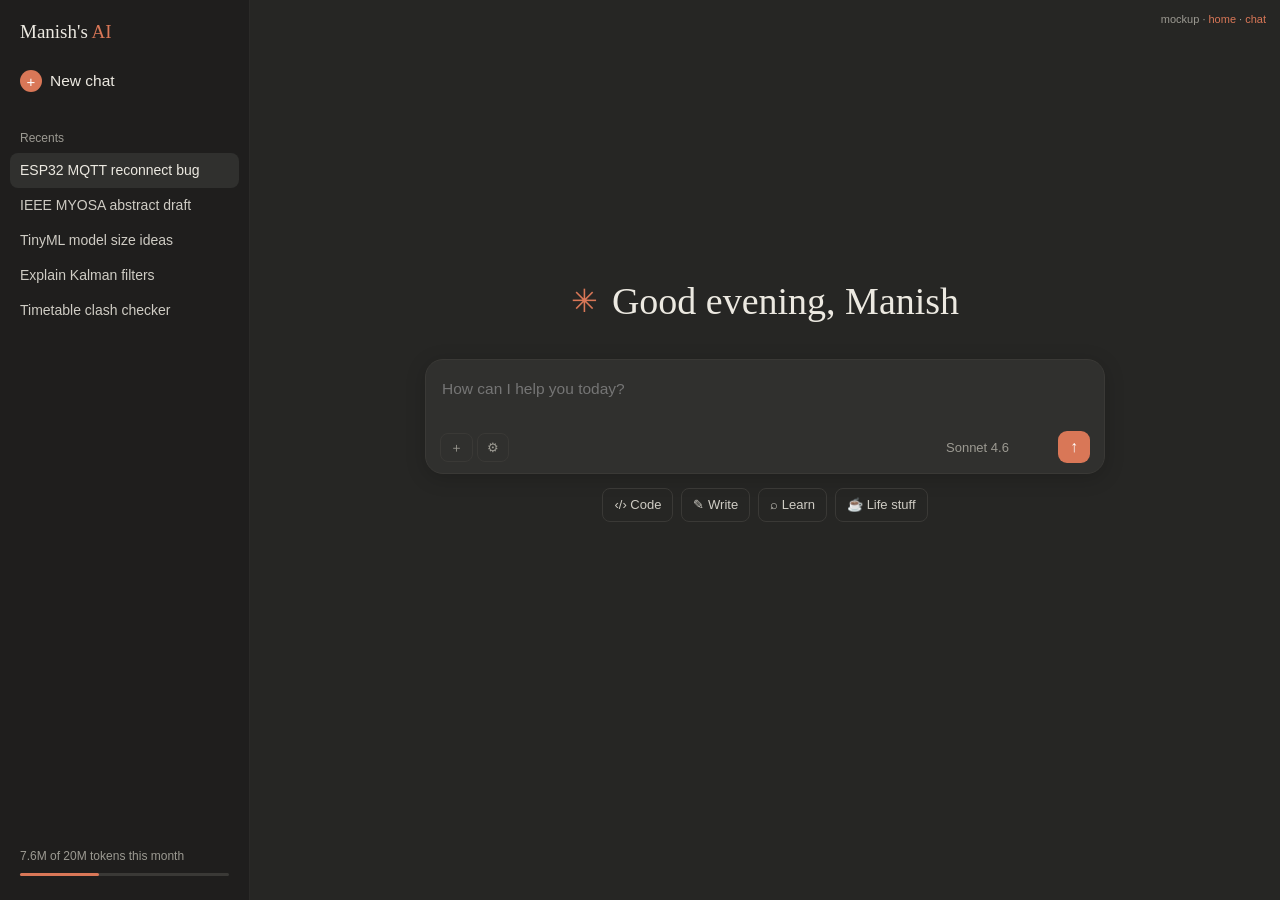
<file: _old-web-mockup/index.html>
<!doctype html>
<html lang="en">
<head>
<meta charset="utf-8">
<title>Personal AI — mockup</title>
<meta name="viewport" content="width=device-width, initial-scale=1">
<style>
  :root {
    --bg: #262624; --side: #1f1e1d; --soft: #30302e; --line: #3a3936;
    --text: #ece9e1; --muted: #9c9a92; --accent: #d97757;
    --serif: "Tiempos Headline", "Iowan Old Style", Georgia, serif;
  }
  * { box-sizing: border-box; }
  body { margin: 0; height: 100vh; display: flex; background: var(--bg); color: var(--text);
         font: 15.5px/1.65 -apple-system, "SF Pro Text", Inter, sans-serif; }
  button, select, textarea { font: inherit; color: inherit; }

  /* sidebar */
  aside { width: 250px; background: var(--side); display: flex; flex-direction: column; padding: 14px 10px; border-right: 1px solid #2b2a28; }
  .brand { font-family: var(--serif); font-size: 19px; padding: 2px 10px 14px; }
  .brand b { color: var(--accent); font-weight: 400; }
  .new { display: flex; align-items: center; gap: 8px; text-align: left; padding: 7px 10px; border-radius: 8px; border: 0; background: none; cursor: pointer; }
  .new i { width: 22px; height: 22px; border-radius: 50%; background: var(--accent); color: #fff; display: grid; place-items: center; font-style: normal; font-size: 15px; }
  .new:hover { background: var(--soft); }
  .list { flex: 1; overflow: auto; margin-top: 14px; }
  .when { font-size: 12px; color: var(--muted); margin: 14px 10px 4px; }
  .chat { padding: 6px 10px; border-radius: 8px; cursor: pointer; font-size: 14px; white-space: nowrap; overflow: hidden; text-overflow: ellipsis; color: #cfccc4; }
  .chat:hover, .chat.on { background: var(--soft); color: var(--text); }
  .foot { padding: 10px; font-size: 12px; color: var(--muted); }
  .bar { height: 3px; background: var(--line); border-radius: 2px; margin-top: 6px; }
  .bar i { display: block; height: 100%; width: 38%; background: var(--accent); border-radius: 2px; }

  /* main */
  main { flex: 1; display: flex; flex-direction: column; min-width: 0; }
  .view { display: none; flex: 1; flex-direction: column; min-height: 0; }
  .view.on { display: flex; }

  /* empty / home */
  #home { justify-content: center; align-items: center; padding-bottom: 12vh; }
  .hello { font-family: var(--serif); font-size: 38px; font-weight: 400; margin: 0 0 26px; display: flex; align-items: center; gap: 14px; }
  .spark { color: var(--accent); font-size: 32px; }
  #home .box { width: min(680px, 90%); }
  .chips { display: flex; gap: 8px; margin-top: 14px; justify-content: center; flex-wrap: wrap; }
  .chips span { border: 1px solid var(--line); border-radius: 8px; padding: 5px 11px; font-size: 13px; color: #cfccc4; cursor: pointer; }
  .chips span:hover { background: var(--soft); }

  /* conversation */
  .msgs { flex: 1; overflow: auto; padding: 36px 0 20px; }
  .msg { max-width: 720px; margin: 0 auto 26px; padding: 0 24px; }
  .user { display: flex; justify-content: flex-end; }
  .user div { background: #141413; padding: 9px 15px; border-radius: 14px; max-width: 80%; }
  .ai { font-family: var(--serif); font-size: 16.5px; }
  .ai p { margin: 0 0 12px; }
  .by { font-family: -apple-system, sans-serif; font-size: 12px; color: var(--muted); display: flex; gap: 14px; }
  .by span { cursor: pointer; }
  code { font-family: "SF Mono", Menlo, monospace; font-size: 13px; background: var(--soft); padding: 1px 5px; border-radius: 4px; }
  .code { background: #1a1a19; border: 1px solid var(--line); border-radius: 10px; margin: 12px 0; overflow: hidden; font-family: -apple-system, sans-serif; }
  .code .top { display: flex; justify-content: space-between; padding: 6px 12px; font-size: 12px; color: var(--muted); border-bottom: 1px solid var(--line); }
  .code .top span:last-child { cursor: pointer; }
  .code pre { margin: 0; padding: 12px 14px; overflow: auto; font: 13px/1.6 "SF Mono", Menlo, monospace; }
  .k { color: #d9a07a; } .f { color: #9fb8e0; } .s { color: #b5c98e; } .c { color: #75736c; }
  .composer { padding: 0 24px 22px; }
  .composer .box { max-width: 720px; margin: 0 auto; }

  /* input box */
  .box { background: #30302e; border: 1px solid var(--line); border-radius: 18px; padding: 14px 14px 10px; box-shadow: 0 4px 20px rgba(0,0,0,.18); }
  .box textarea { width: 100%; height: 50px; background: none; border: 0; outline: none; resize: none; }
  .row { display: flex; align-items: center; gap: 4px; position: relative; }
  .ghost { background: none; border: 1px solid var(--line); color: var(--muted); padding: 3px 9px; border-radius: 8px; cursor: pointer; font-size: 13px; }
  .ghost:hover { background: var(--soft); color: var(--text); }
  select.ghost { appearance: none; border: 0; margin-left: auto; }
  .send { width: 32px; height: 32px; border-radius: 9px; border: 0; background: var(--accent); color: #fff; cursor: pointer; font-size: 16px; }

  .pop { display: none; position: absolute; bottom: 44px; left: 0; width: 290px; background: var(--side); border: 1px solid var(--line);
         border-radius: 12px; padding: 14px; box-shadow: 0 10px 30px rgba(0,0,0,.45); font-size: 13px; z-index: 5; }
  .pop.on { display: block; }
  .pop label { display: flex; justify-content: space-between; color: var(--muted); margin: 10px 0 4px; }
  .pop label:first-child { margin-top: 0; }
  .pop input[type=range] { width: 100%; accent-color: var(--accent); }
  .pop textarea { width: 100%; height: 60px; background: var(--bg); border: 1px solid var(--line); border-radius: 8px; padding: 6px 8px; resize: none; }

  .note { position: fixed; top: 10px; right: 14px; font-size: 11px; color: var(--muted); }
  .note a { color: var(--accent); cursor: pointer; }
</style>
</head>
<body>

<aside>
  <div class="brand">Manish's <b>AI</b></div>
  <button class="new" onclick="show('home')"><i>+</i> New chat</button>
  <div class="list">
    <div class="when">Recents</div>
    <div class="chat on" onclick="show('conv')">ESP32 MQTT reconnect bug</div>
    <div class="chat">IEEE MYOSA abstract draft</div>
    <div class="chat">TinyML model size ideas</div>
    <div class="chat">Explain Kalman filters</div>
    <div class="chat">Timetable clash checker</div>
  </div>
  <div class="foot">
    7.6M of 20M tokens this month
    <div class="bar"><i></i></div>
  </div>
</aside>

<main>
  <!-- HOME -->
  <section class="view on" id="home">
    <h1 class="hello"><span class="spark">✳</span> Good evening, Manish</h1>
    <div class="box">
      <textarea placeholder="How can I help you today?"></textarea>
      <div class="row">
        <button class="ghost" title="Attach">＋</button>
        <button class="ghost" onclick="this.parentNode.querySelector('.pop').classList.toggle('on')" title="Settings">⚙︎</button>
        <div class="pop">
          <label>System prompt</label>
          <textarea placeholder="Optional"></textarea>
          <label>Temperature <span>0.7</span></label>
          <input type="range" min="0" max="2" step="0.1" value="0.7" oninput="this.previousElementSibling.lastChild.textContent=this.value">
          <label>Max length <span>4096</span></label>
          <input type="range" min="256" max="8192" step="256" value="4096" oninput="this.previousElementSibling.lastChild.textContent=this.value">
        </div>
        <select class="ghost">
          <option>Opus 5.5</option><option>Sonnet 5</option><option selected>Sonnet 4.6</option><option>Haiku 4.5</option>
          <option>GPT-6 Luna</option><option>Gemini 3.8 Flash</option>
        </select>
        <button class="send" onclick="show('conv')">↑</button>
      </div>
    </div>
    <div class="chips"><span>‹/› Code</span><span>✎ Write</span><span>⌕ Learn</span><span>☕ Life stuff</span></div>
  </section>

  <!-- CONVERSATION -->
  <section class="view" id="conv">
    <div class="msgs">
      <div class="msg user"><div>My ESP32 drops MQTT every ~10 min and never reconnects. What's wrong with my loop()?</div></div>
      <div class="msg ai">
        <p>Your <code>loop()</code> calls <code>client.loop()</code> but never checks <code>client.connected()</code>, so once the broker drops you, nothing reconnects. Add a non-blocking retry:</p>
        <div class="code">
          <div class="top"><span>cpp</span><span>Copy</span></div>
<pre><span class="k">void</span> <span class="f">loop</span>() {
  <span class="k">if</span> (!client.<span class="f">connected</span>() &amp;&amp; <span class="f">millis</span>() - lastTry &gt; <span class="s">5000</span>) {
    lastTry = <span class="f">millis</span>();
    <span class="f">reconnect</span>();   <span class="c">// re-subscribe inside here</span>
  }
  client.<span class="f">loop</span>();
}</pre>
        </div>
        <p>Also raise the keep-alive with <code>client.setKeepAlive(60)</code>. The default 15 s is tight on flaky Wi-Fi.</p>
        <div class="by"><span>Copy</span><span>Retry</span><span style="margin-left:auto;cursor:default">Sonnet 4.6</span></div>
      </div>
    </div>
    <div class="composer">
      <div class="box">
        <textarea placeholder="Reply…"></textarea>
        <div class="row">
          <button class="ghost">＋</button><button class="ghost">⚙︎</button>
          <select class="ghost"><option>Sonnet 4.6</option><option>Opus 5.5</option><option>GPT-6 Luna</option><option>Gemini 3.8 Flash</option></select>
          <button class="send">↑</button>
        </div>
      </div>
    </div>
  </section>
</main>

<div class="note">mockup · <a onclick="show('home')">home</a> · <a onclick="show('conv')">chat</a></div>
<script>
  function show(id) { document.querySelectorAll('.view').forEach(v => v.classList.toggle('on', v.id === id)); }
</script>
</body>
</html>
</file>
